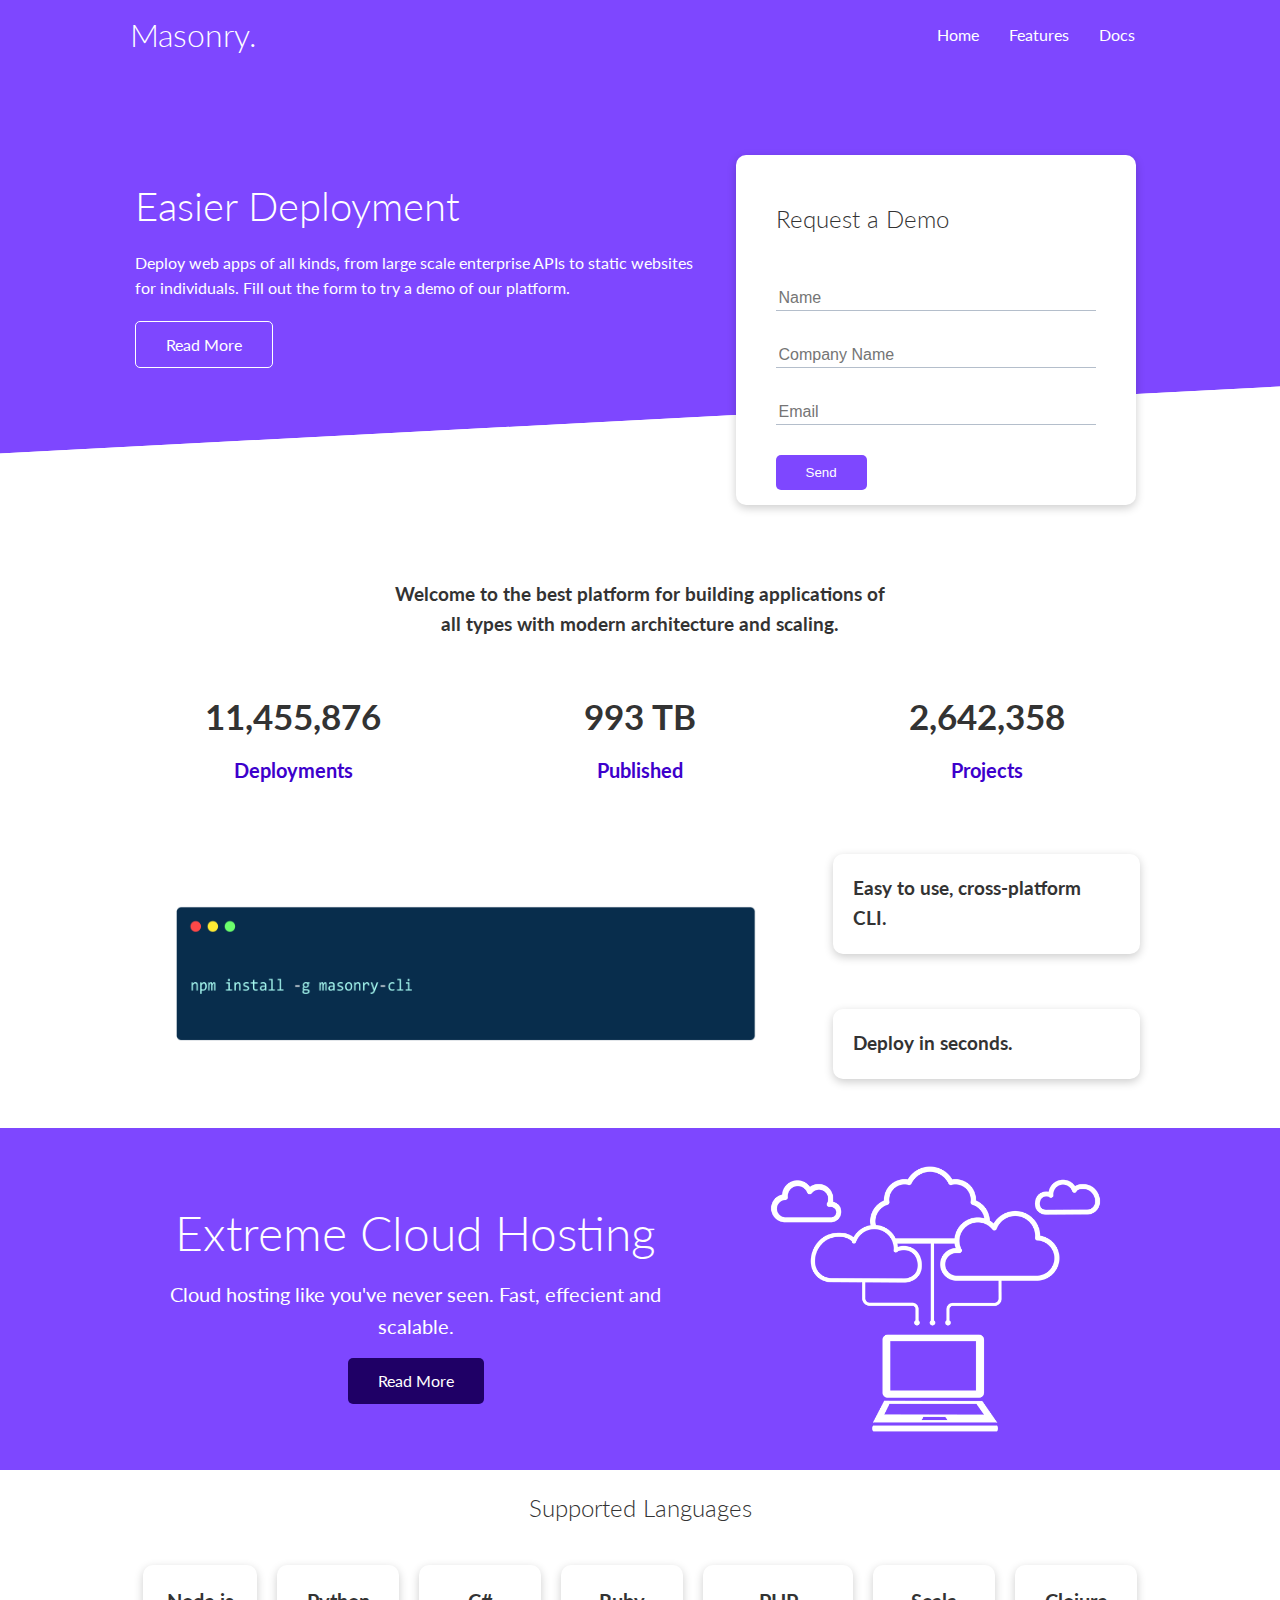
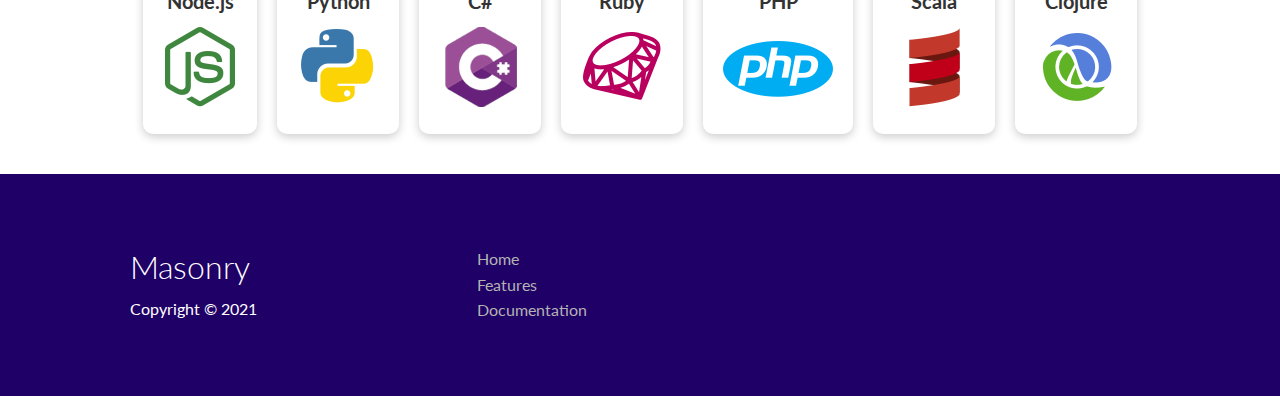
<file: index.html>
<!DOCTYPE html>
<html lang="en">
  <head>
    <meta charset="UTF-8" />
    <meta http-equiv="X-UA-Compatible" content="IE=edge" />
    <meta name="viewport" content="width=device-width, initial-scale=1.0" />
    <link
      rel="stylesheet"
      href="https://cdnjs.cloudflare.com/ajax/libs/font-awesome/6.0.0-beta2/css/all.min.css"
      integrity="sha512-YWzhKL2whUzgiheMoBFwW8CKV4qpHQAEuvilg9FAn5VJUDwKZZxkJNuGM4XkWuk94WCrrwslk8yWNGmY1EduTA=="
      crossorigin="anonymous"
      referrerpolicy="no-referrer"
    />
    <link rel="stylesheet" href="css/utilities.css" />
    <link rel="stylesheet" href="css/style.css" />
    <link rel="shortcut icon" type="image/jpg" href="images/favicon-2.png" />
    <title>Heroku | Clone</title>
  </head>
  <body>
    <!-- Navbar -->
    <div class="navbar">
      <div class="container flex">
        <h1 class="logo">Masonry.</h1>
        <nav>
          <ul>
            <li><a href="index.html">Home</a></li>
            <li><a href="features.html">Features</a></li>
            <li><a href="docs.html">Docs</a></li>
          </ul>
        </nav>
      </div>
    </div>

    <!-- Showcase -->
    <section class="showcase">
      <div class="container grid">
        <div class="showcase-text">
          <h1>Easier Deployment</h1>
          <p>
            Deploy web apps of all kinds, from large scale enterprise APIs to
            static websites for individuals. Fill out the form to try a demo of
            our platform.
          </p>
          <a href="features.html" class="btn btn-outline">Read More</a>
        </div>

        <div class="showcase-form card">
          <h2>Request a Demo</h2>
          <form
            name="contact"
            method="POST"
            netlify-honeypot="bot-field"
            data-netlify="true"
          >
            <input type="hidden" name="form-name" value="contact" />
            <p class="hidden">
              <label
                >Don’t fill this out if you’re human: <input name="bot-field"
              /></label>
            </p>
            <div class="form-control">
              <input type="text" name="name" placeholder="Name" required />
            </div>
            <div class="form-control">
              <input
                type="text"
                name="company"
                placeholder="Company Name"
                required
              />
            </div>
            <div class="form-control">
              <input type="email" name="email" placeholder="Email" required />
            </div>
            <input type="submit" value="Send" class="btn btn-primary" />
          </form>
        </div>
      </div>
    </section>

    <!-- Stats -->
    <div class="stats">
      <div class="container">
        <h3 class="stats-heading text-center my-1">
          Welcome to the best platform for building applications of all types
          with modern architecture and scaling.
        </h3>

        <div class="grid grid-3 text-center my-4">
          <div>
            <i class="fas fa-server fa-3x"></i>
            <h3>11,455,876</h3>
            <p class="text-secondary">Deployments</p>
          </div>
          <div>
            <i class="fas fa-upload fa-3x"></i>
            <h3>993 TB</h3>
            <p class="text-secondary">Published</p>
          </div>
          <div>
            <i class="fas fa-project-diagram fa-3x"></i>
            <h3>2,642,358</h3>
            <p class="text-secondary">Projects</p>
          </div>
        </div>
      </div>
    </div>

    <!-- Cli -->
    <section class="cli">
      <div class="container grid">
        <img src="images/cli-2.png" alt="" />
        <div class="card">
          <h3>Easy to use, cross-platform CLI.</h3>
        </div>
        <div class="card">
          <h3>Deploy in seconds.</h3>
        </div>
      </div>
    </section>

    <!-- Cloud -->
    <section class="cloud bg-primary my-2 py-2">
      <div class="container grid">
        <div class="text-center">
          <h2 class="lg">Extreme Cloud Hosting</h2>
          <p class="lead my-1">
            Cloud hosting like you've never seen. Fast, effecient and scalable.
          </p>
          <a href="features.html" class="btn btn-dark">Read More</a>
        </div>
        <img src="images/cloud.png" alt="" />
      </div>
    </section>

    <!-- Languages -->
    <section class="languages">
      <h2 class="mid text-center my-2">Supported Languages</h2>
      <div class="container flex">
        <div class="card">
          <h4>Node.js</h4>
          <img src="images/logos/node.png" alt="" />
        </div>
        <div class="card">
          <h4>Python</h4>
          <img src="images/logos/python.png" alt="" />
        </div>
        <div class="card">
          <h4>C#</h4>
          <img src="images/logos/csharp.png" alt="" />
        </div>
        <div class="card">
          <h4>Ruby</h4>
          <img src="images/logos/ruby.png" alt="" />
        </div>
        <div class="card">
          <h4>PHP</h4>
          <img src="images/logos/php.png" alt="" />
        </div>
        <div class="card">
          <h4>Scala</h4>
          <img src="images/logos/scala.png" alt="" />
        </div>
        <div class="card">
          <h4>Clojure</h4>
          <img src="images/logos/clojure.png" alt="" />
        </div>
      </div>
    </section>

    <!-- Footer -->
    <footer class="footer bg-dark py-5">
      <div class="container grid grid-3">
        <div>
          <h1>Masonry</h1>
          <p>Copyright &copy; 2021</p>
        </div>
        <nav>
          <ul>
            <li><a href="index.html">Home</a></li>
            <li><a href="features.html">Features</a></li>
            <li><a href="docs.html">Documentation</a></li>
          </ul>
        </nav>
        <div class="social">
          <a href="https://github.com/Mason-GR" target="_blank"
            ><i class="fab fa-github fa-2x"></i
          ></a>
          <a href="https://www.facebook.com" target="_blank"
            ><i class="fab fa-facebook fa-2x"></i
          ></a>
          <a href="https://www.instagram.com" target="_blank"
            ><i class="fab fa-instagram fa-2x"></i
          ></a>
          <a href="https://twitter.com/?lang=en" target="_blank"
            ><i class="fab fa-twitter fa-2x"></i
          ></a>
        </div>
      </div>
    </footer>
  </body>
</html>
</file>
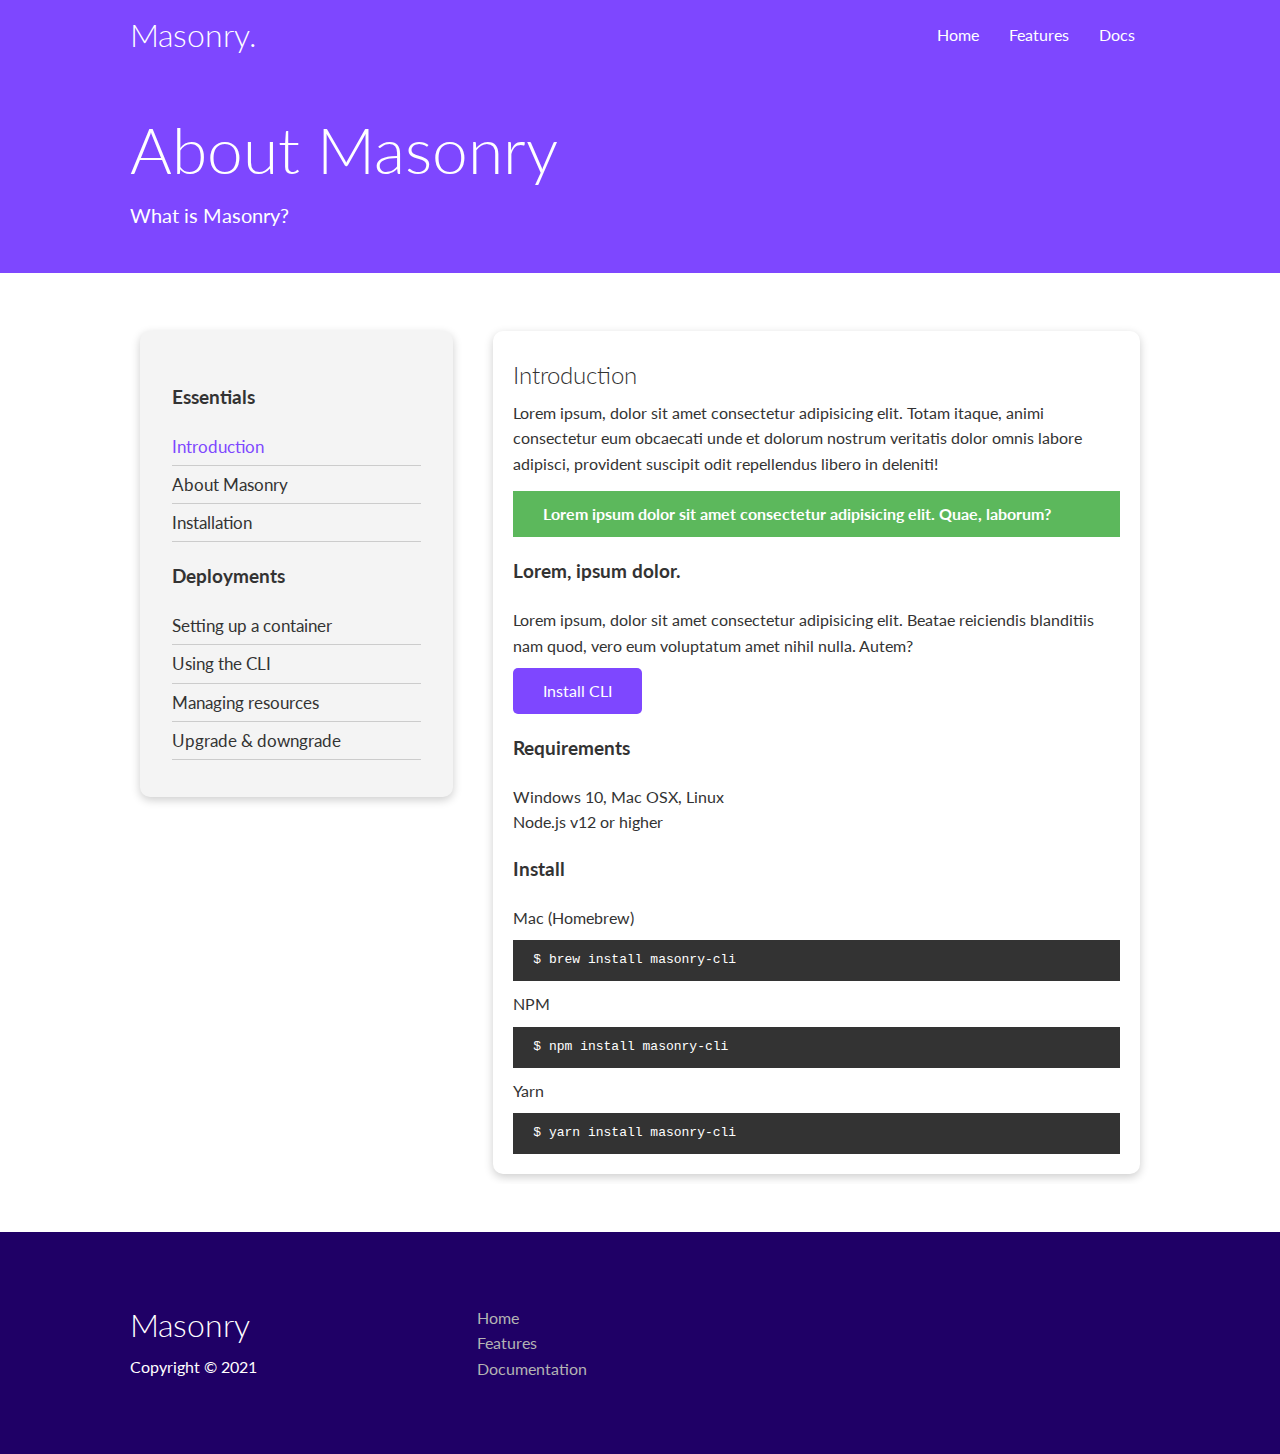
<file: about.html>
<!DOCTYPE html>
<html lang="en">
  <head>
    <meta charset="UTF-8" />
    <meta http-equiv="X-UA-Compatible" content="IE=edge" />
    <meta name="viewport" content="width=device-width, initial-scale=1.0" />
    <link
      rel="stylesheet"
      href="https://cdnjs.cloudflare.com/ajax/libs/font-awesome/6.0.0-beta2/css/all.min.css"
      integrity="sha512-YWzhKL2whUzgiheMoBFwW8CKV4qpHQAEuvilg9FAn5VJUDwKZZxkJNuGM4XkWuk94WCrrwslk8yWNGmY1EduTA=="
      crossorigin="anonymous"
      referrerpolicy="no-referrer"
    />
    <link rel="stylesheet" href="css/utilities.css" />
    <link rel="stylesheet" href="css/style.css" />
    <link rel="shortcut icon" type="image/jpg" href="images/favicon-2.png" />
    <title>Heroku | Clone</title>
  </head>
  <body>
    <!-- Navbar -->
    <div class="navbar">
      <div class="container flex">
        <h1 class="logo">Masonry.</h1>
        <nav>
          <ul>
            <li><a href="index.html">Home</a></li>
            <li><a href="features.html">Features</a></li>
            <li><a href="docs.html">Docs</a></li>
          </ul>
        </nav>
      </div>
    </div>

    <!-- Head -->
    <section class="docs-head bg-primary py-3">
      <div class="container grid">
        <div>
          <h1 class="xl">About Masonry</h1>
          <p class="lead">What is Masonry?</p>
        </div>
        <i class="fas fa-question fa-10x"></i>
      </div>
    </section>

    <!-- Docs main -->
    <section class="docs-main my-4">
      <div class="container grid">
        <div class="card bg-light p-3">
          <h3 class="my-2">Essentials</h3>
          <nav>
            <ul>
              <li><a class="text-primary" href="docs.html">Introduction</a></li>
              <li><a href="about.html">About Masonry</a></li>
              <li><a href="install.html">Installation</a></li>
            </ul>
          </nav>
          <h3 class="my-2">Deployments</h3>
          <nav>
            <ul>
              <li><a href="#">Setting up a container</a></li>
              <li><a href="#">Using the CLI</a></li>
              <li><a href="#">Managing resources</a></li>
              <li><a href="#">Upgrade & downgrade</a></li>
            </ul>
          </nav>
        </div>
        <div class="card">
          <h2>Introduction</h2>
          <p>
            Lorem ipsum, dolor sit amet consectetur adipisicing elit. Totam
            itaque, animi consectetur eum obcaecati unde et dolorum nostrum
            veritatis dolor omnis labore adipisci, provident suscipit odit
            repellendus libero in deleniti!
          </p>
          <div class="alert alert-success">
            <i class="fas fa-info"></i> Lorem ipsum dolor sit amet consectetur
            adipisicing elit. Quae, laborum?
          </div>
          <h3>Lorem, ipsum dolor.</h3>
          <p>
            Lorem ipsum, dolor sit amet consectetur adipisicing elit. Beatae
            reiciendis blanditiis nam quod, vero eum voluptatum amet nihil
            nulla. Autem?
          </p>
          <a href="#" class="btn btn-primary">Install CLI</a>
          <h3>Requirements</h3>
          <ul>
            <li>Windows 10, Mac OSX, Linux</li>
            <li>Node.js v12 or higher</li>
          </ul>
          <h3>Install</h3>
          <p>Mac (Homebrew)</p>
          <pre><code>$ brew install masonry-cli</code></pre>
          <p>NPM</p>
          <pre><code>$ npm install masonry-cli</code></pre>
          <p>Yarn</p>
          <pre><code>$ yarn install masonry-cli</code></pre>
        </div>
      </div>
    </section>

    <!-- Footer -->
    <footer class="footer bg-dark py-5">
      <div class="container grid grid-3">
        <div>
          <h1>Masonry</h1>
          <p>Copyright &copy; 2021</p>
        </div>
        <nav>
          <ul>
            <li><a href="index.html">Home</a></li>
            <li><a href="features.html">Features</a></li>
            <li><a href="docs.html">Documentation</a></li>
          </ul>
        </nav>
        <div class="social">
          <a href="https://github.com/Mason-GR"
            ><i class="fab fa-github fa-2x"></i
          ></a>
          <a href="https://www.facebook.com"
            ><i class="fab fa-facebook fa-2x"></i
          ></a>
          <a href="https://www.instagram.com"
            ><i class="fab fa-instagram fa-2x"></i
          ></a>
          <a href="https://twitter.com/?lang=en"
            ><i class="fab fa-twitter fa-2x"></i
          ></a>
        </div>
      </div>
    </footer>
  </body>
</html>
</file>
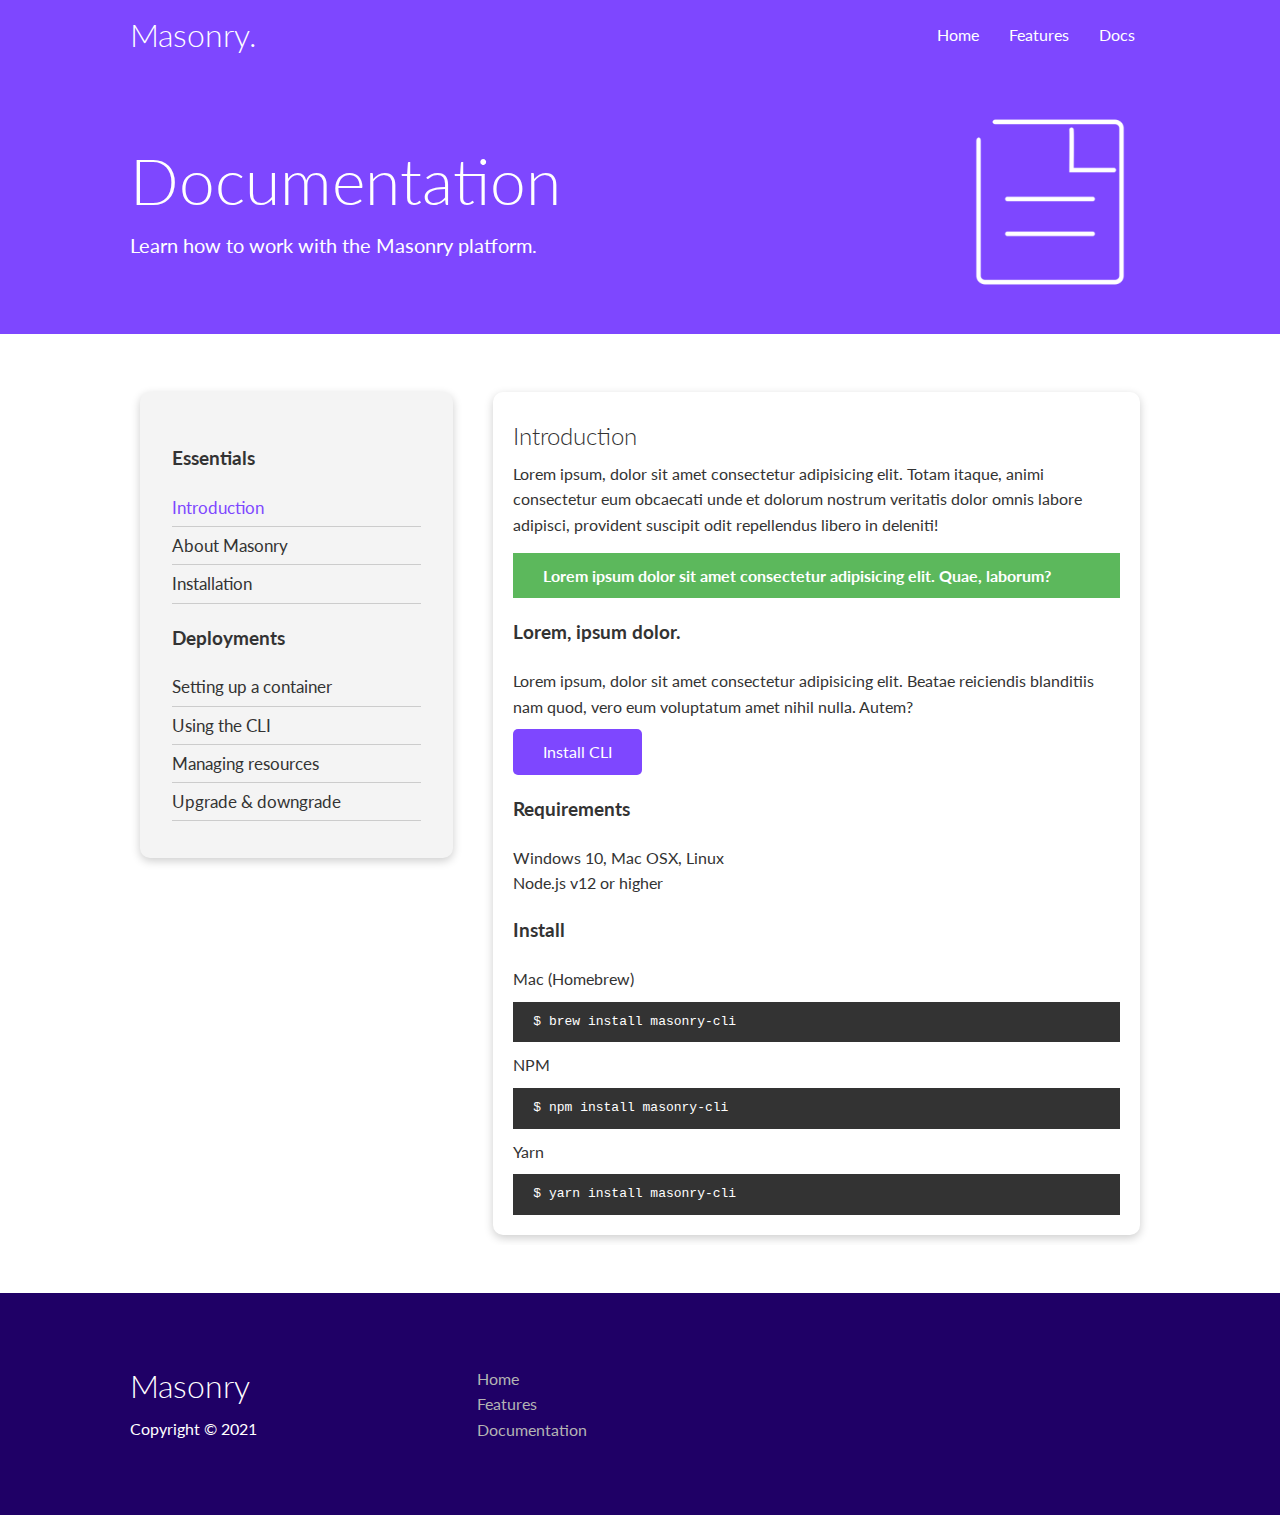
<file: docs.html>
<!DOCTYPE html>
<html lang="en">
  <head>
    <meta charset="UTF-8" />
    <meta http-equiv="X-UA-Compatible" content="IE=edge" />
    <meta name="viewport" content="width=device-width, initial-scale=1.0" />
    <link
      rel="stylesheet"
      href="https://cdnjs.cloudflare.com/ajax/libs/font-awesome/6.0.0-beta2/css/all.min.css"
      integrity="sha512-YWzhKL2whUzgiheMoBFwW8CKV4qpHQAEuvilg9FAn5VJUDwKZZxkJNuGM4XkWuk94WCrrwslk8yWNGmY1EduTA=="
      crossorigin="anonymous"
      referrerpolicy="no-referrer"
    />
    <link rel="stylesheet" href="css/utilities.css" />
    <link rel="stylesheet" href="css/style.css" />
    <link rel="shortcut icon" type="image/jpg" href="images/favicon-2.png" />
    <title>Heroku | Clone</title>
  </head>
  <body>
    <!-- Navbar -->
    <div class="navbar">
      <div class="container flex">
        <h1 class="logo">Masonry.</h1>
        <nav>
          <ul>
            <li><a href="index.html">Home</a></li>
            <li><a href="features.html">Features</a></li>
            <li><a href="docs.html">Docs</a></li>
          </ul>
        </nav>
      </div>
    </div>

    <!-- Head -->
    <section class="docs-head bg-primary py-3">
      <div class="container grid">
        <div>
          <h1 class="xl">Documentation</h1>
          <p class="lead">Learn how to work with the Masonry platform.</p>
        </div>
        <img src="images/docs.png" alt="" />
      </div>
    </section>

    <!-- Docs main -->
    <section class="docs-main my-4">
      <div class="container grid">
        <div class="card bg-light p-3">
          <h3 class="my-2">Essentials</h3>
          <nav>
            <ul>
              <li><a class="text-primary" href="docs.html">Introduction</a></li>
              <li><a href="about.html">About Masonry</a></li>
              <li><a href="#">Installation</a></li>
            </ul>
          </nav>
          <h3 class="my-2">Deployments</h3>
          <nav>
            <ul>
              <li><a href="#">Setting up a container</a></li>
              <li><a href="#">Using the CLI</a></li>
              <li><a href="#">Managing resources</a></li>
              <li><a href="#">Upgrade & downgrade</a></li>
            </ul>
          </nav>
        </div>
        <div class="card">
          <h2>Introduction</h2>
          <p>
            Lorem ipsum, dolor sit amet consectetur adipisicing elit. Totam
            itaque, animi consectetur eum obcaecati unde et dolorum nostrum
            veritatis dolor omnis labore adipisci, provident suscipit odit
            repellendus libero in deleniti!
          </p>
          <div class="alert alert-success">
            <i class="fas fa-info"></i> Lorem ipsum dolor sit amet consectetur
            adipisicing elit. Quae, laborum?
          </div>
          <h3>Lorem, ipsum dolor.</h3>
          <p>
            Lorem ipsum, dolor sit amet consectetur adipisicing elit. Beatae
            reiciendis blanditiis nam quod, vero eum voluptatum amet nihil
            nulla. Autem?
          </p>
          <a href="#" class="btn btn-primary">Install CLI</a>
          <h3>Requirements</h3>
          <ul>
            <li>Windows 10, Mac OSX, Linux</li>
            <li>Node.js v12 or higher</li>
          </ul>
          <h3>Install</h3>
          <p>Mac (Homebrew)</p>
          <pre><code>$ brew install masonry-cli</code></pre>
          <p>NPM</p>
          <pre><code>$ npm install masonry-cli</code></pre>
          <p>Yarn</p>
          <pre><code>$ yarn install masonry-cli</code></pre>
        </div>
      </div>
    </section>

    <!-- Footer -->
    <footer class="footer bg-dark py-5">
      <div class="container grid grid-3">
        <div>
          <h1>Masonry</h1>
          <p>Copyright &copy; 2021</p>
        </div>
        <nav>
          <ul>
            <li><a href="index.html">Home</a></li>
            <li><a href="features.html">Features</a></li>
            <li><a href="docs.html">Documentation</a></li>
          </ul>
        </nav>
        <div class="social">
          <a href="https://github.com/Mason-GR"
            ><i class="fab fa-github fa-2x"></i
          ></a>
          <a href="https://www.facebook.com"
            ><i class="fab fa-facebook fa-2x"></i
          ></a>
          <a href="https://www.instagram.com"
            ><i class="fab fa-instagram fa-2x"></i
          ></a>
          <a href="https://twitter.com/?lang=en"
            ><i class="fab fa-twitter fa-2x"></i
          ></a>
        </div>
      </div>
    </footer>
  </body>
</html>
</file>
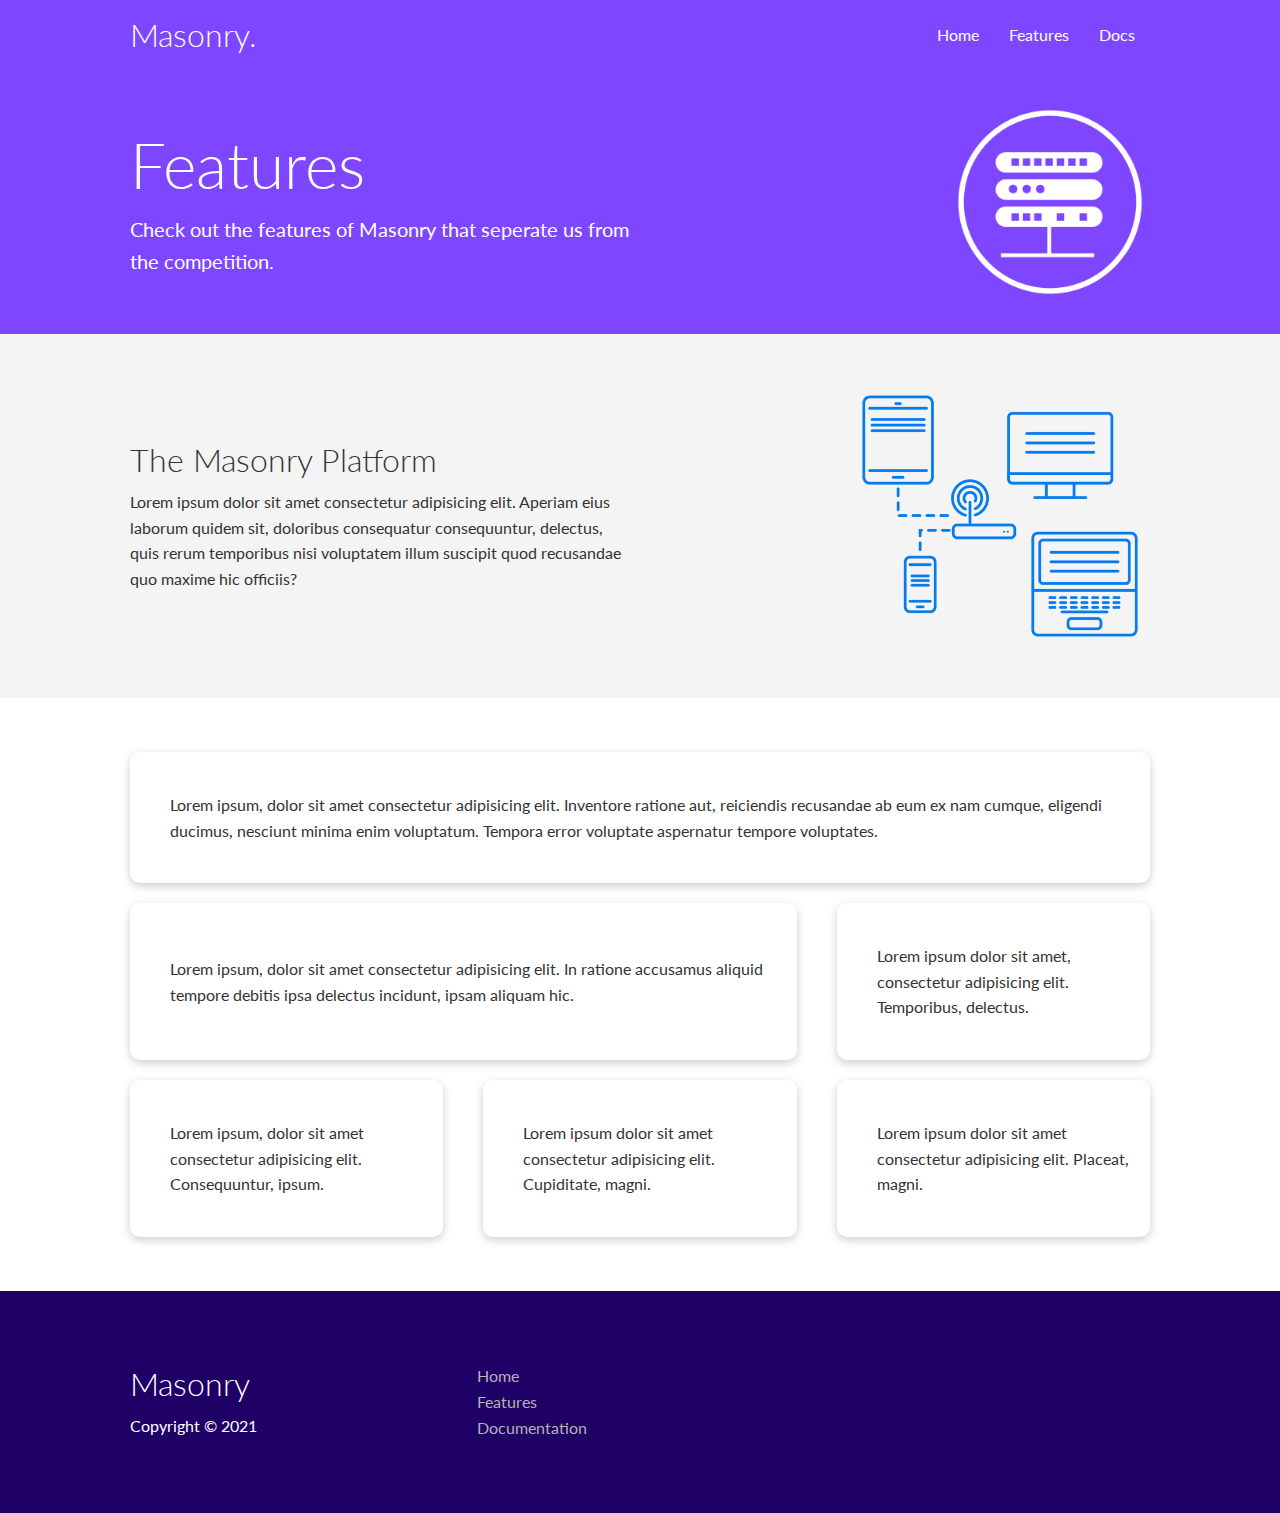
<file: features.html>
<!DOCTYPE html>
<html lang="en">
  <head>
    <meta charset="UTF-8" />
    <meta http-equiv="X-UA-Compatible" content="IE=edge" />
    <meta name="viewport" content="width=device-width, initial-scale=1.0" />
    <link
      rel="stylesheet"
      href="https://cdnjs.cloudflare.com/ajax/libs/font-awesome/6.0.0-beta2/css/all.min.css"
      integrity="sha512-YWzhKL2whUzgiheMoBFwW8CKV4qpHQAEuvilg9FAn5VJUDwKZZxkJNuGM4XkWuk94WCrrwslk8yWNGmY1EduTA=="
      crossorigin="anonymous"
      referrerpolicy="no-referrer"
    />
    <link rel="stylesheet" href="css/utilities.css" />
    <link rel="stylesheet" href="css/style.css" />
    <link rel="shortcut icon" type="image/jpg" href="images/favicon-2.png" />
    <title>Heroku | Clone</title>
  </head>
  <body>
    <!-- Navbar -->
    <div class="navbar">
      <div class="container flex">
        <h1 class="logo">Masonry.</h1>
        <nav>
          <ul>
            <li><a href="index.html">Home</a></li>
            <li><a href="features.html">Features</a></li>
            <li><a href="docs.html">Docs</a></li>
          </ul>
        </nav>
      </div>
    </div>

    <!-- Head -->
    <section class="features-head bg-primary py-3">
      <div class="container grid">
        <div>
          <h1 class="xl">Features</h1>
          <p class="lead">
            Check out the features of Masonry that seperate us from the
            competition.
          </p>
        </div>
        <img src="images/server.png" alt="" />
      </div>
    </section>

    <!-- Sub head -->
    <section class="features-sub-head bg-light py-3">
      <div class="container grid">
        <div>
          <h1 class="md">The Masonry Platform</h1>
          <p>
            Lorem ipsum dolor sit amet consectetur adipisicing elit. Aperiam
            eius laborum quidem sit, doloribus consequatur consequuntur,
            delectus, quis rerum temporibus nisi voluptatem illum suscipit quod
            recusandae quo maxime hic officiis?
          </p>
        </div>
        <img src="images/server2.png" alt="" />
      </div>
    </section>

    <section class="features-main my-2">
      <div class="container grid grid-3">
        <div class="card flex">
          <i class="fas fa-server fa-3x"> </i>
          <p>
            Lorem ipsum, dolor sit amet consectetur adipisicing elit. Inventore
            ratione aut, reiciendis recusandae ab eum ex nam cumque, eligendi
            ducimus, nesciunt minima enim voluptatum. Tempora error voluptate
            aspernatur tempore voluptates.
          </p>
        </div>
        <div class="card flex">
          <i class="fas fa-network-wired fa-3x"> </i>
          <p>
            Lorem ipsum, dolor sit amet consectetur adipisicing elit. In ratione
            accusamus aliquid tempore debitis ipsa delectus incidunt, ipsam
            aliquam hic.
          </p>
        </div>
        <div class="card flex">
          <i class="fas fa-laptop-code fa-3x"> </i>
          <p>
            Lorem ipsum dolor sit amet, consectetur adipisicing elit.
            Temporibus, delectus.
          </p>
        </div>
        <div class="card flex">
          <i class="fas fa-database fa-3x"> </i>
          <p>
            Lorem ipsum, dolor sit amet consectetur adipisicing elit.
            Consequuntur, ipsum.
          </p>
        </div>
        <div class="card flex">
          <i class="fas fa-power-off fa-3x"> </i>
          <p>
            Lorem ipsum dolor sit amet consectetur adipisicing elit. Cupiditate,
            magni.
          </p>
        </div>
        <div class="card flex">
          <i class="fas fa-upload fa-3x"> </i>
          <p>
            Lorem ipsum dolor sit amet consectetur adipisicing elit. Placeat,
            magni.
          </p>
        </div>
      </div>
    </section>

    <!-- Footer -->
    <footer class="footer bg-dark py-5">
      <div class="container grid grid-3">
        <div>
          <h1>Masonry</h1>
          <p>Copyright &copy; 2021</p>
        </div>
        <nav>
          <ul>
            <li><a href="index.html">Home</a></li>
            <li><a href="features.html">Features</a></li>
            <li><a href="docs.html">Documentation</a></li>
          </ul>
        </nav>
        <div class="social">
          <a href="https://github.com/Mason-GR"
            ><i class="fab fa-github fa-2x"></i
          ></a>
          <a href="https://www.facebook.com"
            ><i class="fab fa-facebook fa-2x"></i
          ></a>
          <a href="https://www.instagram.com"
            ><i class="fab fa-instagram fa-2x"></i
          ></a>
          <a href="https://twitter.com/?lang=en"
            ><i class="fab fa-twitter fa-2x"></i
          ></a>
        </div>
      </div>
    </footer>
  </body>
</html>
</file>
<file: css/utilities.css>
.container {
  max-width: 1100px;
  margin: 0 auto;
  overflow: auto;
  padding: 0 40px;
}

.card {
  background-color: #fff;
  color: #333;
  border-radius: 10px;
  box-shadow: 0 3px 10px rgba(0, 0, 0, 0.2);
  padding: 20px;
  margin: 10px;
}

.btn {
  display: inline-block;
  padding: 10px 30px;
  cursor: pointer;
  background: var(--primary-color);
  color: #fff;
  border: none;
  border-radius: 5px;
}

.btn-outline {
  background-color: transparent;
  border: 1px solid #fff;
}

.btn:hover {
  transform: scale(0.98);
}

/* Backgrounds & colored buttons */
.bg-primary,
.btn-primary {
  background-color: var(--primary-color);
  color: #fff;
}

.bg-secondary,
.btn-secondary {
  background-color: var(--secondary-color);
  color: #fff;
}

.bg-dark,
.btn-dark {
  background-color: var(--dark-color);
  color: #fff;
}

.bg-light,
.btn-light {
  background-color: var(--light-color);
  color: #333;
}

.bg-primary a,
.btn-primary a,
.bg-secondary a,
.btn-secondary a,
.bg-dark a,
.btn-dark a {
  color: #fff;
}

/* Text colors */
.text-primary {
  color: var(--primary-color);
}

.text-secondary {
  color: var(--secondary-color);
}

.text-dark {
  color: var(--dark-color);
}

.text-light {
  color: var(--light-color);
}

/* Text sizes */
.lead {
  font-size: 20px;
}

.sm {
  font-size: 1rem;
}

.md {
  font-size: 2rem;
}

.lg {
  font-size: 3rem;
}

.xl {
  font-size: 4rem;
}

.text-center {
  text-align: center;
}

/* Alert */
.alert {
  background-color: var(--light-color);
  padding: 10px 20px;
  font-weight: bold;
  margin: 15px 0;
}

.alert i {
  margin-right: 10px;
}

.alert-success {
  background-color: var(--success-color);
  color: #fff;
}

.alert-error {
  background-color: var(--error-color);
  color: #fff;
}

.flex {
  display: flex;
  justify-content: center;
  align-items: center;
  height: 100%;
}

.grid {
  display: grid;
  grid-template-columns: repeat(2, 1fr);
  gap: 20px;
  justify-content: center;
  align-items: center;
  height: 100%;
}

.grid-3 {
  grid-template-columns: repeat(3, 1fr);
}

/* Margin */
.my-1 {
  margin: 1rem 0;
}

.my-2 {
  margin: 1.5rem 0;
}

.my-3 {
  margin: 2rem 0;
}

.my-4 {
  margin: 3rem 0;
}

.my-5 {
  margin: 4rem 0;
}

.m-1 {
  margin: 1rem;
}

.m-2 {
  margin: 1.5rem;
}

.m-3 {
  margin: 2rem;
}

.m-4 {
  margin: 3rem;
}

.m-5 {
  margin: 4rem;
}

/* Padding */
.py-1 {
  padding: 1rem 0;
}

.py-2 {
  padding: 1.5rem 0;
}

.py-3 {
  padding: 2rem 0;
}

.py-4 {
  padding: 3rem 0;
}

.py-5 {
  padding: 4rem 0;
}

.p-1 {
  padding: 1rem;
}

.p-2 {
  padding: 1.5rem;
}

.p-3 {
  padding: 2rem;
}

.p-4 {
  padding: 3rem;
}

.p-5 {
  padding: 4rem;
}
</file>
<file: css/style.css>
@import url("https://fonts.googleapis.com/css2?family=Lato:wght@300&display=swap");

:root {
  --primary-color: #7e47ff;
  --secondary-color: #3d00cc;
  --dark-color: #1f0066;
  --light-color: #f4f4f4;
  --success-color: #5cb85c;
  --error-color: #d9534f;
}

* {
  box-sizing: border-box;
  padding: 0;
  margin: 0;
}

body {
  font-family: "Lato", sans-serif;
  color: #333;
  line-height: 1.6;
}

ul {
  list-style-type: none;
}

a {
  text-decoration: none;
  color: #333;
}

h1,
h2 {
  font-weight: 300;
  line-height: 1.2;
  margin: 10px 0;
}

p {
  margin: 10px 0;
}

img {
  width: 100%;
}

code,
pre {
  background: #333;
  color: #fff;
  padding: 10px;
}

.hidden {
  visibility: hidden;
  height: 0;
}

/* Navbar */
.navbar {
  background-color: var(--primary-color);
  color: #fff;
  height: 70px;
}

.navbar ul {
  display: flex;
}

.navbar a {
  color: #fff;
  padding: 10px;
  margin: 0 5px;
}

.navbar a:hover {
  border-bottom: 1.5px solid #fff;
}

.navbar .flex {
  justify-content: space-between;
}

/* Showcase */
.showcase {
  height: 400px;
  background-color: var(--primary-color);
  color: #fff;
  position: relative;
}

.showcase h1 {
  font-size: 40px;
}

.showcase p {
  margin: 20px 0;
}

.showcase .grid {
  overflow: visible;
  grid-template-columns: 55% auto;
  gap: 30px;
}

.showcase-text {
  animation: slideInFromLeft 1s ease-in;
}

.showcase-form {
  position: relative;
  top: 60px;
  height: 350px;
  width: 400px;
  padding: 40px;
  z-index: 100;
  justify-self: flex-end;
  animation: slideInFromRight 1s ease-in;
}

.showcase-form .form-control {
  margin: 30px 0;
}

.showcase-form input[type="text"],
.showcase-form input[type="email"] {
  border: 0;
  border-bottom: 1px solid #b4becb;
  width: 100%;
  padding: 3px;
  font-size: 16px;
}

.showcase-form input:focus {
  outline: none;
}

.showcase::before,
.showcase::after {
  content: "";
  position: absolute;
  height: 150px;
  bottom: -100px;
  right: 0;
  left: 0;
  background: #fff;
  transform: skewY(-3deg);
  -webkit-transform: skewY(-3deg);
  -moz-transform: skewY(-3deg);
  -ms-transform: skewY(-3deg);
}

/* Stats */
.stats {
  padding-top: 110px;
  animation: slideInFromBottom 1s ease-in;
}

.stats-heading {
  max-width: 500px;
  margin: auto;
}

.stats .grid h3 {
  font-size: 35px;
}

.stats .grid p {
  font-size: 20px;
  font-weight: bold;
}

/* Cli */
.cli {
  animation: slideInFromBottom 1s ease-in;
}

.cli .grid {
  grid-template-columns: repeat(3, 1fr);
  grid-template-rows: repeat(2, 1fr);
}

.cli .grid > *:first-child {
  grid-column: 1 / span 2;
  grid-row: 1 / span 2;
}

/* Cloud */
.cloud .grid {
  grid-template-columns: 4fr 3fr;
}

/* Languages */
.languages .flex {
  flex-wrap: wrap;
}

.languages .card {
  text-align: center;
  margin: 18px 10px 40px;
  transition: transform 0.2s ease-in;
}

.languages .card h4 {
  font-size: 20px;
  margin-bottom: 10px;
}

.languages .card:hover {
  transform: translateY(-15px);
}

/* Features */
.features-head img,
.docs-head img,
.docs-head .fa-question {
  width: 200px;
  justify-self: flex-end;
}

.features-head .grid {
  animation: slideInFromLeft 1s ease-in;
}

.features-sub-head img {
  width: 300px;
  justify-self: flex-end;
}

.features-sub-head .grid {
  animation: slideInFromRight 1s ease-in;
}

.features-main .card > i {
  margin-right: 20px;
}

.features-main .grid {
  padding: 30px;
  animation: slideInFromBottom 1s ease-in;
}

.features-main .grid > *:first-child {
  grid-column: 1 / span 3;
}

.features-main .grid > *:nth-child(2) {
  grid-column: 1 / span 2;
}

/* Docs */
.docs-head .grid {
  animation: slideInFromLeft 1s ease-in;
}

.docs-main h3 {
  margin: 20px 0;
}

.docs-main .grid {
  grid-template-columns: 1fr 2fr;
  align-items: flex-start;
}

.docs-main nav li {
  font-size: 17px;
  padding-bottom: 5px;
  margin-bottom: 5px;
  border-bottom: 1px solid #ccc;
}
.docs-main a:hover {
  font-weight: bold;
}

.docs-main .btn:hover {
  font-weight: 300;
}

.docs-main .grid {
  animation: slideInFromBottom 1s ease-in;
}

/* Footer */
.footer .grid li a {
  color: #b3b3b3;
}

.footer .social a {
  margin: 0 10px;
  color: #b3b3b3;
}

.footer .grid li a:hover,
.footer .social a:hover {
  color: #fff;
}

/* Animations */
@keyframes slideInFromLeft {
  0% {
    transform: translateX(-100%);
  }

  100% {
    transform: translateX(0);
  }
}

@keyframes slideInFromRight {
  0% {
    transform: translateX(100%);
  }

  100% {
    transform: translateX(0);
  }
}

@keyframes slideInFromTop {
  0% {
    transform: translateY(-100%);
  }

  100% {
    transform: translateX(0);
  }
}

@keyframes slideInFromBottom {
  0% {
    transform: translateY(100%);
  }

  100% {
    transform: translateX(0);
  }
}

/* Tablets and under */
@media (max-width: 768px) {
  .grid,
  .showcase .grid,
  .stats .grid,
  .cli .grid,
  .cloud .grid,
  .features-main .grid,
  .docs-main .grid {
    grid-template-columns: 1fr;
    grid-template-rows: 1fr;
  }

  .showcase {
    height: auto;
  }

  .showcase-text {
    text-align: center;
    margin-top: 40px;
    animation: slideInFromTop 1s ease-in;
  }

  .showcase-form {
    justify-self: center;
    margin: auto;
    animation: slideInFromBottom 1s ease-in;
  }

  .stats {
    animation: slideInFromBottom 1s ease-in;
  }

  .cli .grid > *:first-child {
    grid-column: 1;
    grid-row: 1;
  }

  .features-head,
  .features-sub-head,
  .docs-head {
    text-align: center;
  }

  .features-head img,
  .features-sub-head img,
  .docs-head img {
    justify-self: center;
  }

  .features-main .grid > *:first-child,
  .features-main .grid > *:nth-child(2) {
    grid-column: 1;
  }

  .features-head .grid {
    animation: slideInFromTop 1s ease-in;
  }

  .features-sub-head .grid {
    animation: slideInFromBottom 1s ease-in;
  }

  .docs-head .grid {
    animation: slideInFromTop 1s ease-in;
  }
}

/* Mobile */
@media (max-width: 500px) {
  .navbar {
    height: 110px;
  }

  .navbar .flex {
    flex-direction: column;
  }

  .navbar ul {
    padding: 10px;
    background-color: rgba(0, 0, 0, 0.1);
  }
}
</file>
